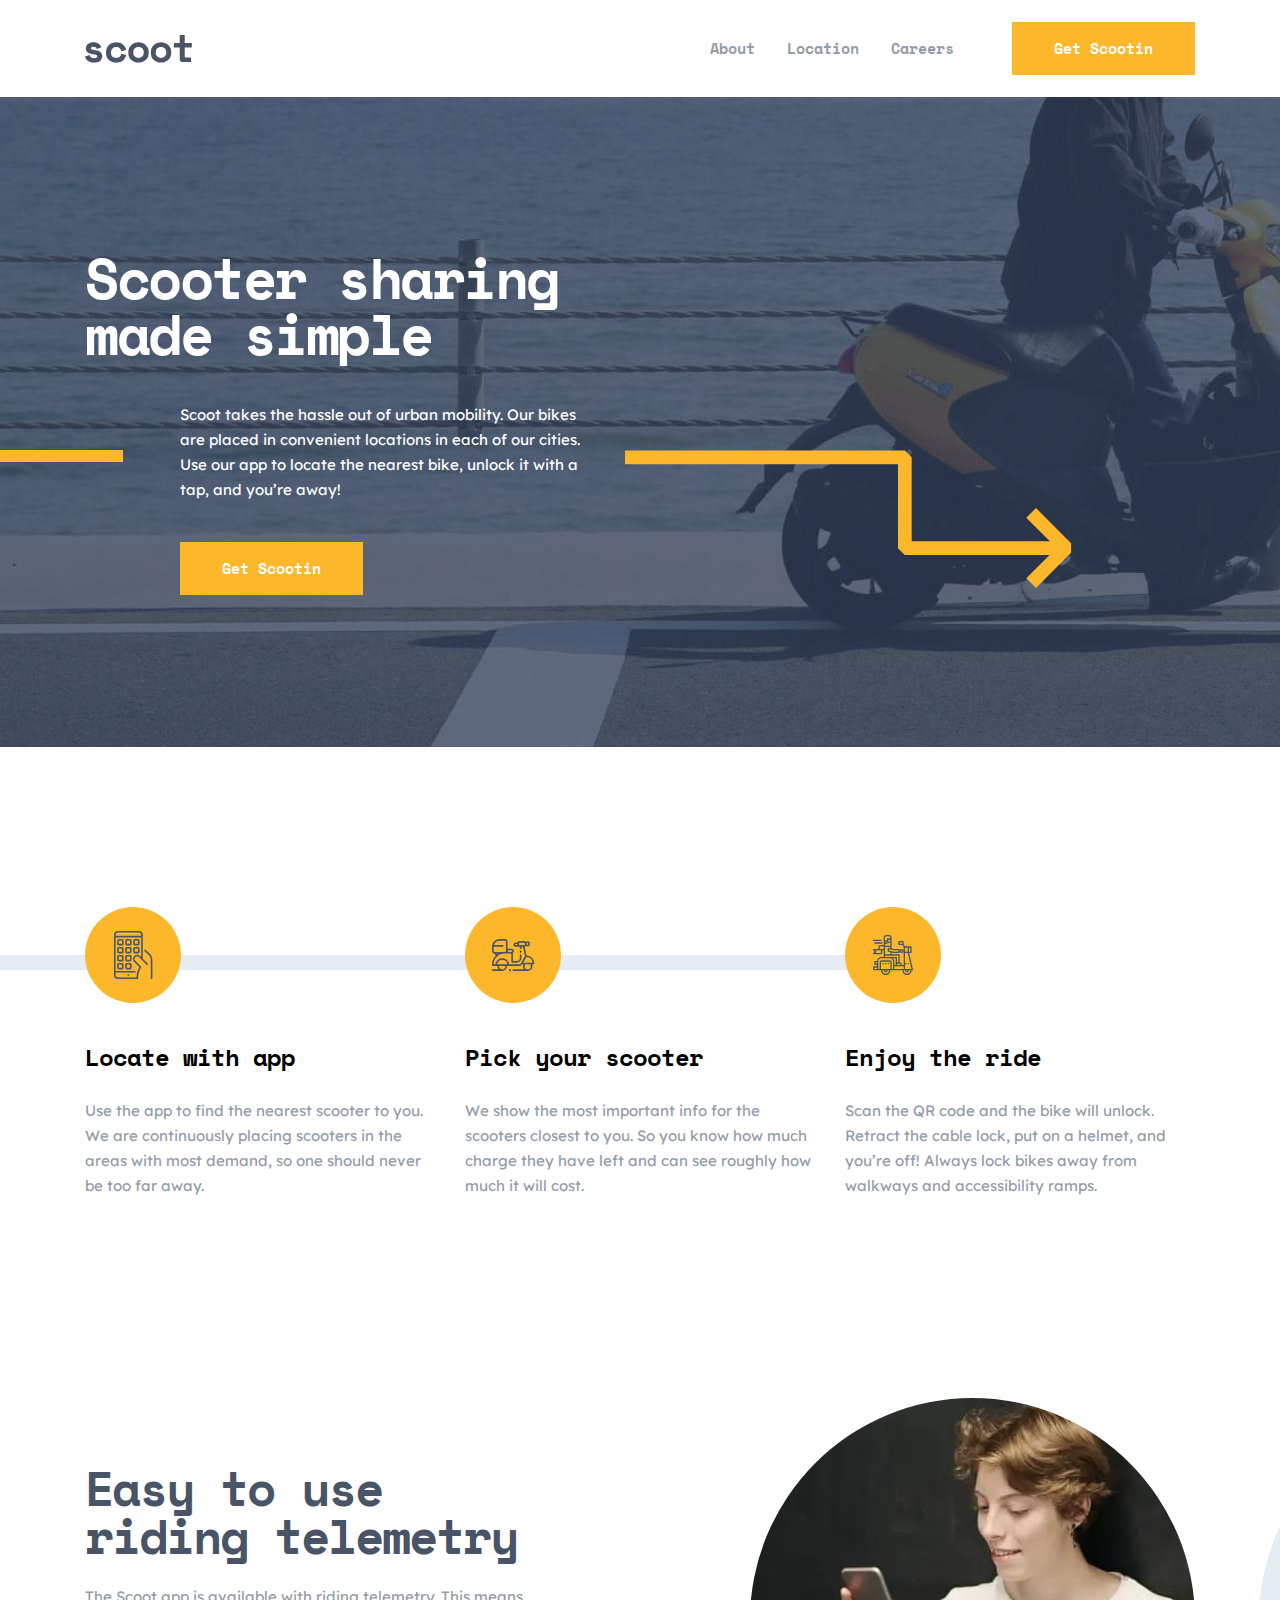
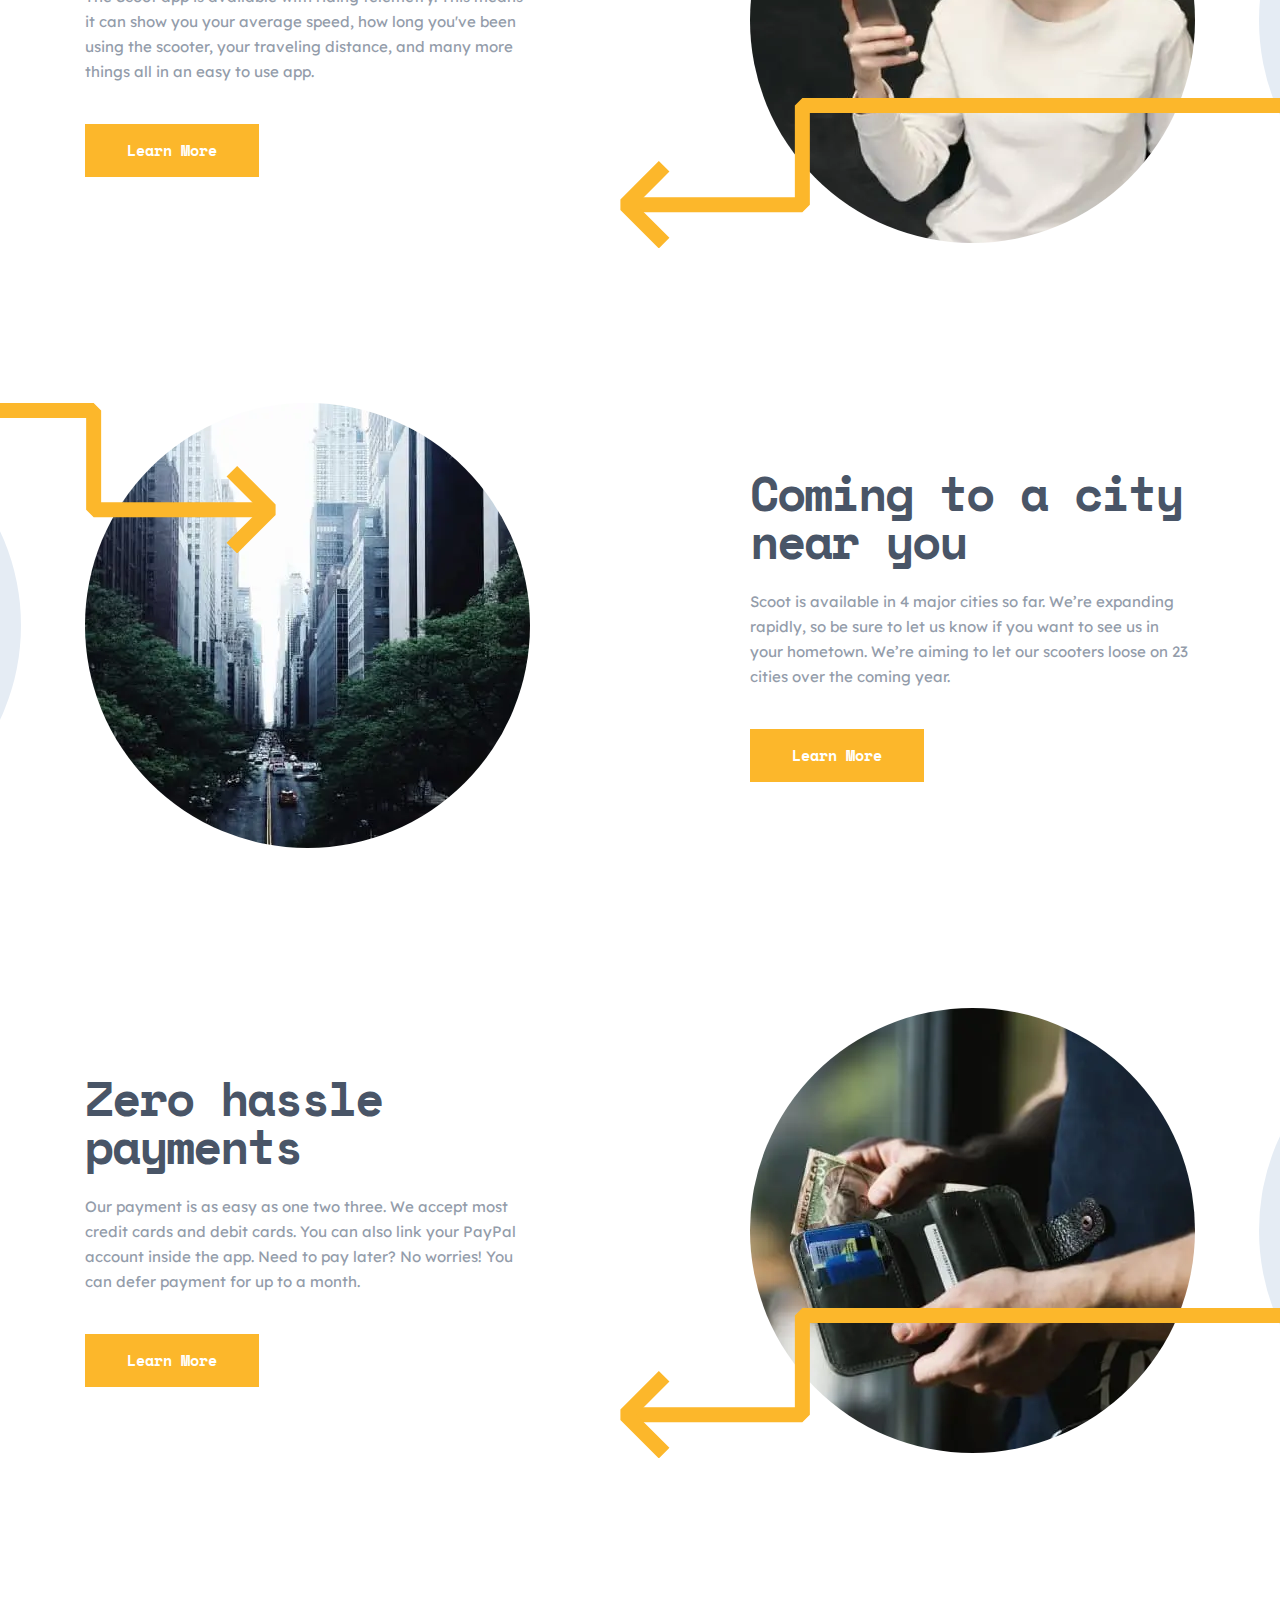
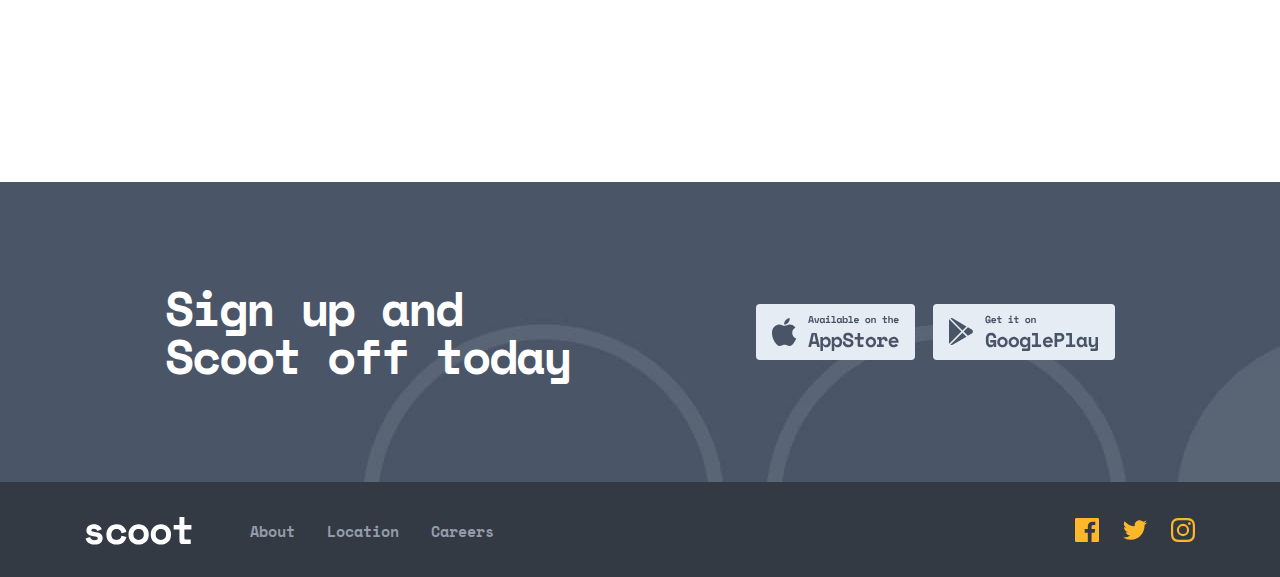
<file: index.html>
<!DOCTYPE html>
<html lang="en">

<head>
  <meta charset="UTF-8">
  <meta http-equiv="X-UA-Compatible" content="IE=edge">
  <meta name="viewport" content="width=device-width, initial-scale=1.0">
  <title>Scoot</title>

  <link rel="stylesheet" href="css/main.min.css">
</head>

<body>
  <h1 class="visually-hidden">Scoot website title</h1>
  <header class="header">
    <div class="container header__container">
      <button class="header__burger">
        <span class="header__burger-inner"></span>
      </button>
      <a class="header__logo-link" href="index.html">
        <img class="header__logo-img" src="img/logos/scoot-logo.svg" alt="scoot-logo" width="107" height="28">
      </a>
      <nav class="nav header__nav">
        <ul class="nav__list header__nav-list">
          <li class="nav__list-item header__list-item">
            <a class="nav__item-link header__item-link" href="about.html">About</a>
          </li>

          <li class="nav__list-item header__list-item">
            <a class="nav__item-link header__item-link" href="#">Location</a>
          </li>

          <li class="nav__list-item header__list-item">
            <a class="nav__item-link header__item-link" href="#">Careers</a>
          </li>
        </ul>
        
        <a class="main-button header__link" href="#">Get Scootin</a>
      </nav>
    </div>
  </header>

  <main class="main">
    <div class="intro">
      <div class="container intro__container">
        <div class="intro__content">
          <p class="intro__slogan">Scooter sharing made simple</p>
          <div class="intro__text-wrapper">
            <p class="intro__description">Scoot takes the hassle out of urban mobility. Our bikes are placed in
              convenient locations in each of our cities. Use our app to locate the nearest bike, unlock it with a tap,
              and you’re away!</p>
            <a class="main-button intro__button" href="#">Get Scootin</a>
          </div>
        </div>
      </div>
    </div>

    <section class="proccess">
      <div class="container proccess__container">
        <h2 class="visually-hidden">proccess section</h2>
        <ol class="proccess__list">
          <li class="proccess__list-item proccess__list-phone-tap">
            <div class="proccess__text-wrapper">
              <h3 class="proccess__item-title">Locate with app</h3>
              <p class="proccess__item-description">Use the app to find the nearest scooter to you. We are continuously
                placing scooters in the areas with most demand, so one should never be too far away. </p>
            </div>
          </li>

          <li class="proccess__list-item proccess__list-scooter">
            <div class="proccess__text-wrapper">
              <h3 class="proccess__item-title">Pick your scooter</h3>
              <p class="proccess__item-description">We show the most important info for the scooters closest to you. So
                you know how much charge they have left and can see roughly how much it will cost.</p>
            </div>
          </li>

          <li class="proccess__list-item proccess__list-delivery">
            <div class="proccess__text-wrapper">
              <h3 class="proccess__item-title">Enjoy the ride</h3>
              <p class="proccess__item-description">Scan the QR code and the bike will unlock. Retract the cable lock,
                put on a helmet, and you’re off! Always lock bikes away from walkways and accessibility ramps.</p>
            </div>
          </li>
        </ol>
      </div>
    </section>

    <section class="benefits">
      <h2 class="visually-hidden">Benefits title</h2>
      <div class="benefits__container container">
        <ul class="benefits__list">
          <li class="benefits__list-item benefits__list-item--right">
            <div class="benefits__item-wrapper">
              <h3 class="benefits__item-title">Easy to use riding telemetry</h3>
              <p class="benefits__item-descritpion">The Scoot app is available with riding telemetry. This means it can
                show you your average speed, how long you've been using the scooter, your traveling distance, and many
                more things all in an easy to use app.</p>
              <a class="main-button benefits__item-button" href="#">Learn More</a>
            </div>

            <picture>
              <source type="image/webp" class="benefits__item-picture"
                srcset="img/advantage-img@2x.webp 2x, img/advantage-img.webp 1x">
              <img class="benefits__item-picture" src="img/advantage-img.jpg" alt="benefits img"
                srcset="img/advantage-img@2x.jpg 2x, img/advantage-img.jpg" width="445" height="445">
            </picture>
          </li>

          <li class="benefits__list-item benefits__list-item--left">
            <div class="benefits__item-wrapper benefits__item-left-wrapper">
              <h3 class="benefits__item-title">Coming to a city near you</h3>
              <p class="benefits__item-descritpion">Scoot is available in 4 major cities so far. We’re expanding
                rapidly, so be sure to let us know if you want to see us in your hometown. We’re aiming to let our
                scooters loose on 23 cities over the coming year.</p>
              <a class="main-button benefits__item-button" href="#">Learn More</a>
            </div>

            <picture>
              <source type="image/webp" class="benefits__item-picture"
                srcset="img/advantage-city@2x.webp 2x, img/advantage-city.webp 1x">
              <img class="benefits__item-picture" src="img/advantage-city.jpg" alt="benefits img"
                srcset="img/advantage-city@2x.jpg 2x, img/advantage-city.jpg" width="445" height="445">
            </picture>
          </li>

          <li class="benefits__list-item benefits__list-item--right benefits__list-item--top">
            <div class="benefits__item-wrapper">
              <h3 class="benefits__item-title">Zero hassle payments</h3>
              <p class="benefits__item-descritpion">Our payment is as easy as one two three. We accept most credit cards
                and debit cards. You can also link your PayPal account inside the app. Need to pay later? No worries!
                You can defer payment for up to a month.</p>
              <a class="main-button benefits__item-button" href="#">Learn More</a>
            </div>

            <picture>
              <source type="image/webp" class="benefits__item-picture"
                srcset="img/person@2x.webp 2x, img/person.webp 1x">
              <img class="benefits__item-picture" src="img/person.jpg" alt="benefits img" srcset="img/person@2x.jpg 2x, img/person.jpg" width="445" height="445">
            </picture>
          </li>
        </ul>
      </div>
    </section>

    <div class="cta">
      <div class="cta__container container">
        <p class="cta__description">Sign up and Scoot off today</p>
        <div class="cta__link-wrapper">
          <a href="#">
            <img class="cta__app-store" src="img/icons/app-store.svg" alt="app store icon" width="159" height="56">
          </a>
          <a href="#">
            <img class="cta__google-play" src="img/icons/google-paly.svg" alt="play store icon" width="182" height="56">
          </a>
        </div>
      </div>
    </div>
  </main>

  <footer class="footer">
    <div class="footer__container container">
      <a href="#">
        <img class="footer__logo" src="img/logos/scoot-footer-logo.svg" alt="scoot footer logo" width="107" height="28">
      </a>
      <nav class="nav footer__nav">
        <ul class="nav__list">
          <li class="nav__list-item">
            <a class="nav__item-link" href="about.html">About</a>
          </li>

          <li class="nav__list-item">
            <a class="nav__item-link" href="#">Location</a>
          </li>

          <li class="nav__list-item">
            <a class="nav__item-link" href="#">Careers</a>
          </li>
        </ul>
      </nav>

      <div class="footer__links">
        <a class="footer__icon facebook__icon" href="#">
          <svg width="24" height="24" fill="none" xmlns="http://www.w3.org/2000/svg">
            <path
              d="M22.675 0H1.325C.593 0 0 .593 0 1.325v21.351C0 23.407.593 24 1.325 24H12.82v-9.294H9.692v-3.622h3.128V8.413c0-3.1 1.893-4.788 4.659-4.788 1.325 0 2.463.099 2.795.143v3.24l-1.918.001c-1.504 0-1.795.715-1.795 1.763v2.313h3.587l-.467 3.622h-3.12V24h6.116c.73 0 1.323-.593 1.323-1.325V1.325C24 .593 23.407 0 22.675 0Z"
              fill="currentColor" /></svg>
        </a>
        <!-- main button bg -->

        <a class="footer__icon twitter__icon" href="#">
          <svg width="24" height="20" fill="none" xmlns="http://www.w3.org/2000/svg">
            <path
              d="M24 2.557a9.83 9.83 0 0 1-2.828.775A4.932 4.932 0 0 0 23.337.608a9.864 9.864 0 0 1-3.127 1.195A4.916 4.916 0 0 0 16.616.248c-3.179 0-5.515 2.966-4.797 6.045A13.978 13.978 0 0 1 1.671 1.149a4.93 4.93 0 0 0 1.523 6.574 4.903 4.903 0 0 1-2.229-.616c-.054 2.281 1.581 4.415 3.949 4.89a4.935 4.935 0 0 1-2.224.084 4.928 4.928 0 0 0 4.6 3.419A9.9 9.9 0 0 1 0 17.54a13.94 13.94 0 0 0 7.548 2.212c9.142 0 14.307-7.721 13.995-14.646A10.025 10.025 0 0 0 24 2.557Z"
              fill="currentColor" /></svg>
        </a>
        <a class="footer__icon instagram__icon" href="#">
          <svg width="24" height="24" fill="none" xmlns="http://www.w3.org/2000/svg">
            <path fill-rule="evenodd" clip-rule="evenodd"
              d="M12 0C8.741 0 8.333.014 7.053.072 2.695.272.273 2.69.073 7.052.014 8.333 0 8.741 0 12c0 3.259.014 3.668.072 4.948.2 4.358 2.618 6.78 6.98 6.98C8.333 23.986 8.741 24 12 24c3.259 0 3.668-.014 4.948-.072 4.354-.2 6.782-2.618 6.979-6.98.059-1.28.073-1.689.073-4.948 0-3.259-.014-3.667-.072-4.947-.196-4.354-2.617-6.78-6.979-6.98C15.668.014 15.259 0 12 0Zm0 2.163c3.204 0 3.584.012 4.85.07 3.252.148 4.771 1.691 4.919 4.919.058 1.265.069 1.645.069 4.849 0 3.205-.012 3.584-.069 4.849-.149 3.225-1.664 4.771-4.919 4.919-1.266.058-1.644.07-4.85.07-3.204 0-3.584-.012-4.849-.07-3.26-.149-4.771-1.699-4.919-4.92-.058-1.265-.07-1.644-.07-4.849 0-3.204.013-3.583.07-4.849.149-3.227 1.664-4.771 4.919-4.919 1.266-.057 1.645-.069 4.849-.069ZM5.838 12a6.162 6.162 0 1 1 12.324 0 6.162 6.162 0 0 1-12.324 0ZM12 16a4 4 0 1 1 0-8 4 4 0 0 1 0 8Zm4.965-10.405a1.44 1.44 0 1 1 2.881.001 1.44 1.44 0 0 1-2.881-.001Z"
              fill="currentColor" /></svg>
        </a>
      </div>
    </div>
  </footer>

  <script src="js/main.js"></script>
</body>

</html>
</file>
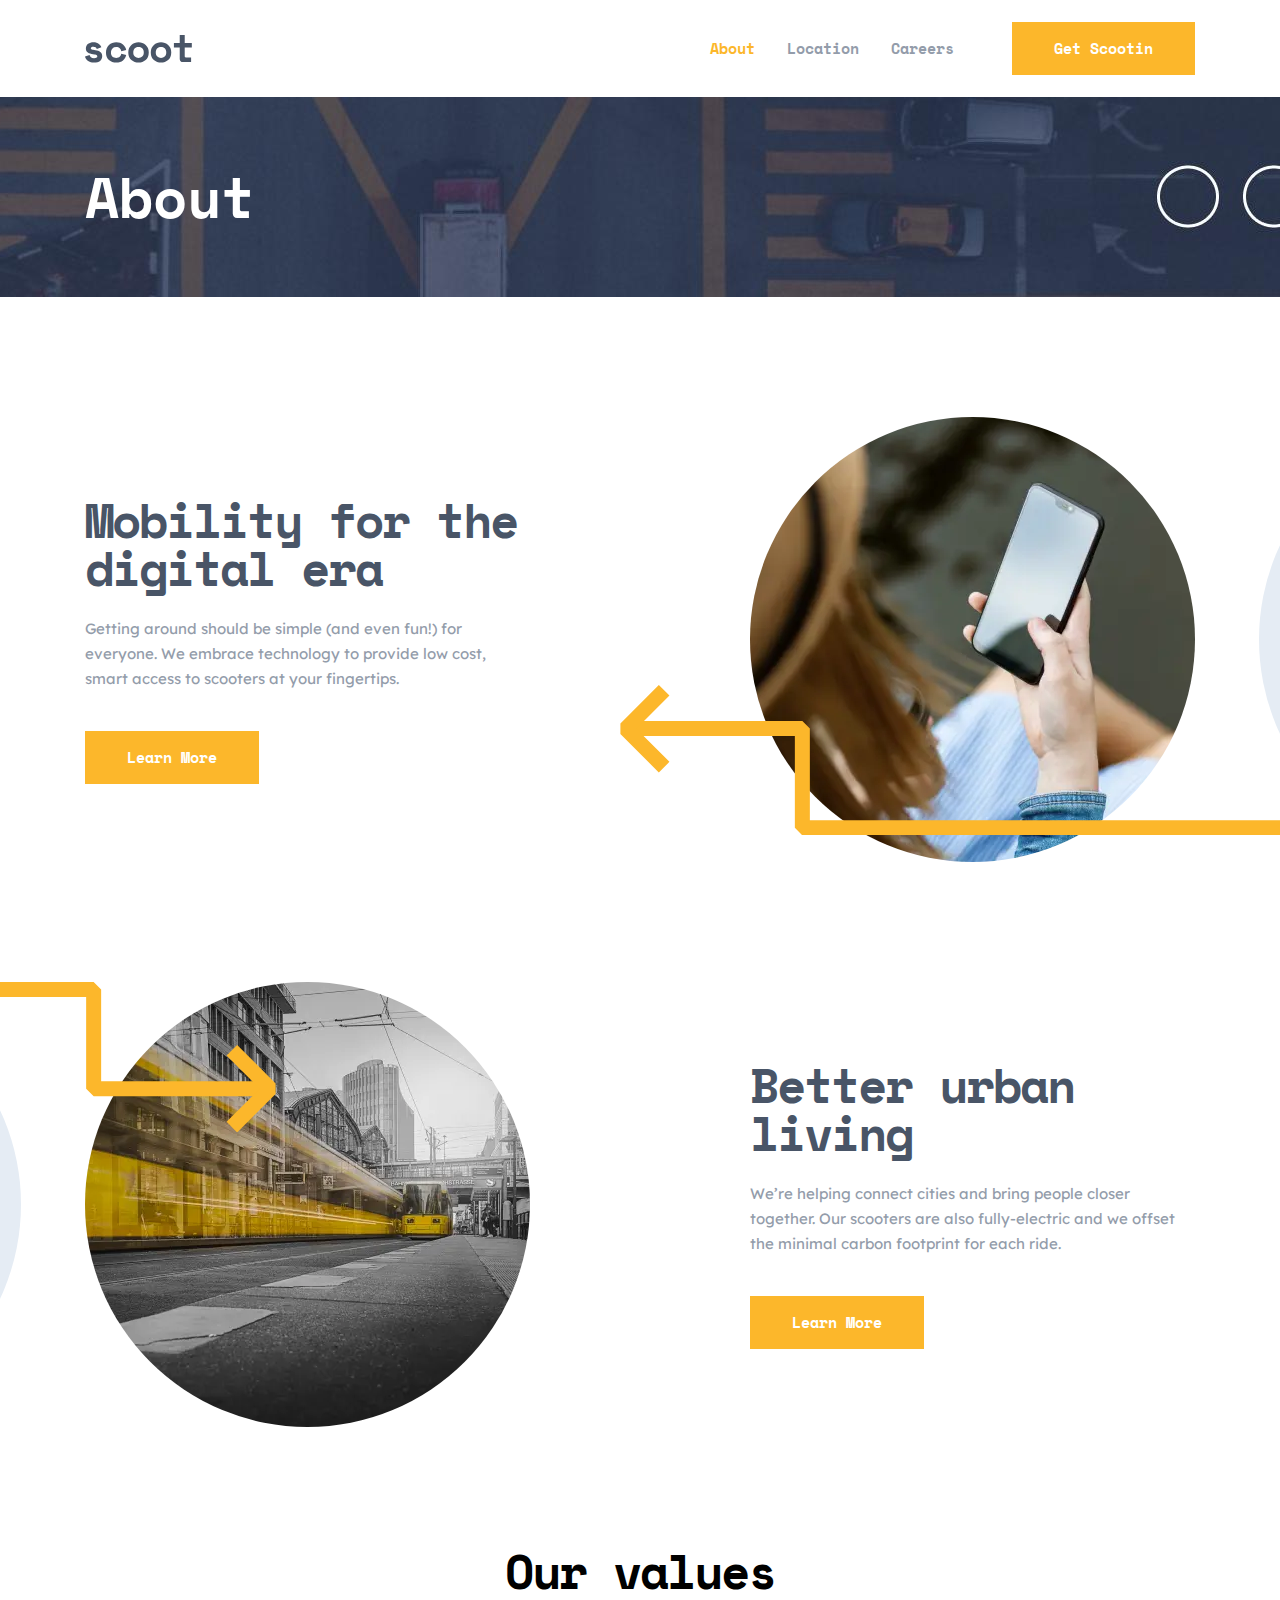
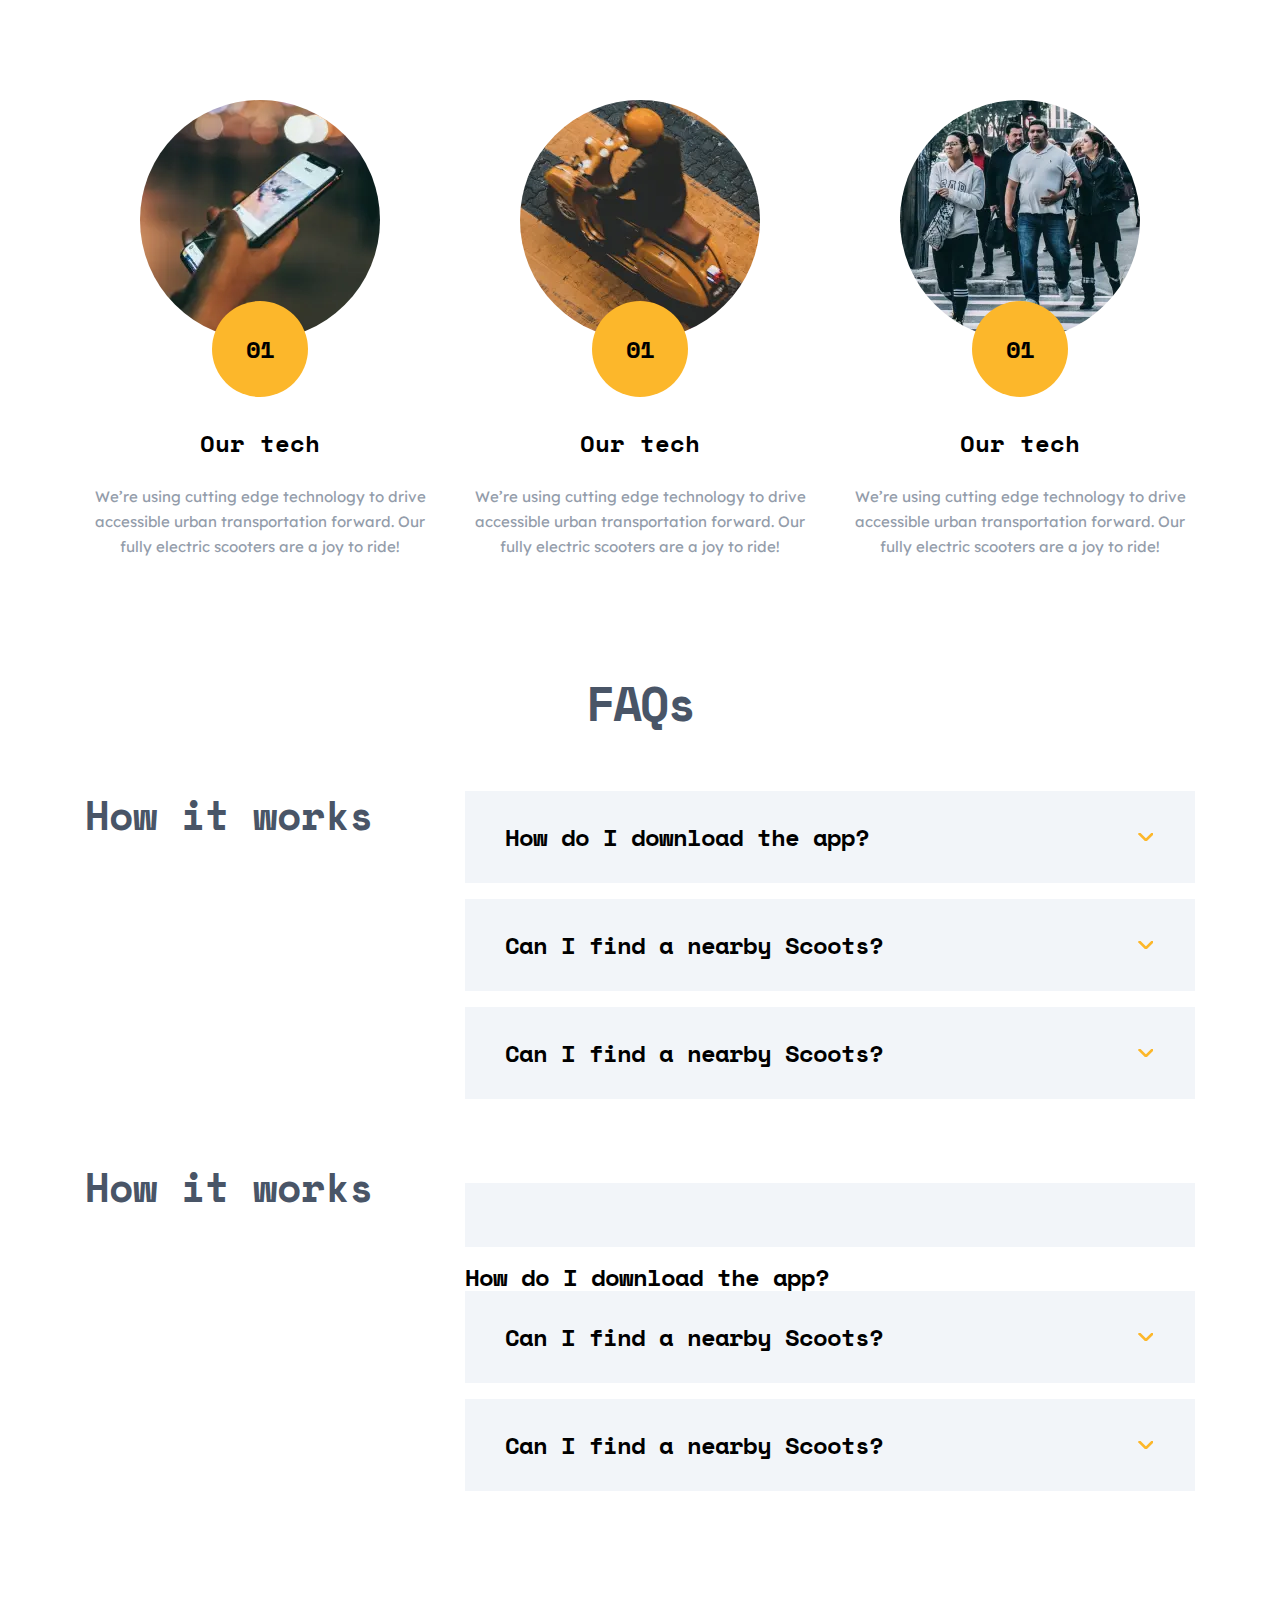
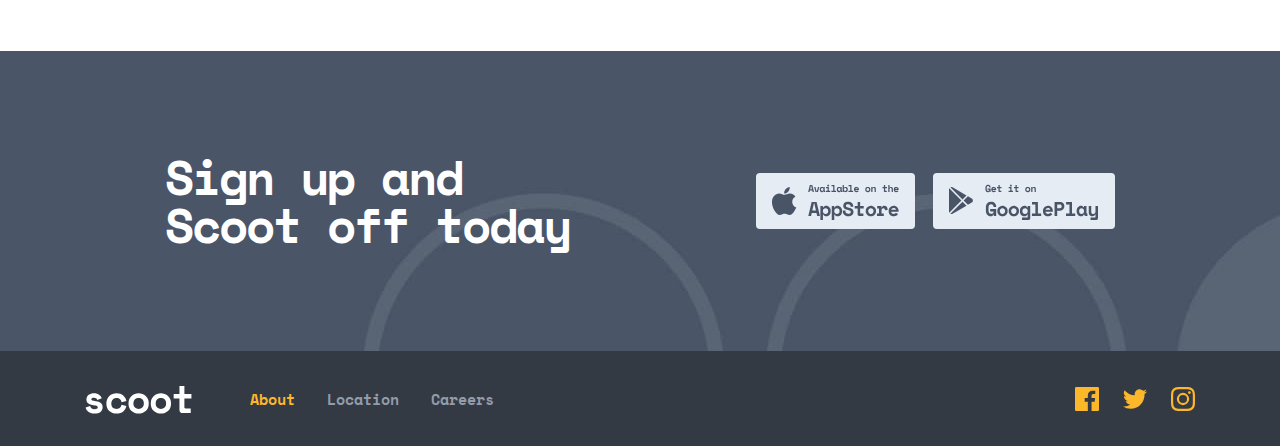
<file: about.html>
<!DOCTYPE html>
<html lang="en">

<head>
  <meta charset="UTF-8">
  <meta http-equiv="X-UA-Compatible" content="IE=edge">
  <meta name="viewport" content="width=device-width, initial-scale=1.0">
  <title>Scoot</title>

  <link rel="stylesheet" href="css/main.min.css">
</head>

<body>
  <header class="header">
    <div class="container header__container">
      <button class="header__burger">
        <span class="header__burger-inner"></span>
      </button>
      <a class="header__logo-link" href="index.html">
        <img class="header__logo-img" src="img/logos/scoot-logo.svg" alt="scoot-logo" width="107" height="28">
      </a>
      <nav class="nav header__nav">
        <ul class="nav__list header__nav-list">
          <li class="nav__list-item header__list-item">
            <a class="nav__item-link header__item-link nav__item-link--active" href="about.html">About</a>
          </li>

          <li class="nav__list-item header__list-item">
            <a class="nav__item-link header__item-link" href="#">Location</a>
          </li>

          <li class="nav__list-item header__list-item">
            <a class="nav__item-link header__item-link" href="#">Careers</a>
          </li>
        </ul>
        <a class="main-button header__link" href="#">Get Scootin</a>
      </nav>
    </div>
  </header>

  <main class="main">
    <div class="about-intro">
      <div class="container about-intro__container ">
        <div class="about-intro__content">
          <h2 class="about-intro__title">About</h2>
        </div>
      </div>
    </div>

    <section class="benefits about-benefits">
      <h2 class="visually-hidden">Benefits title</h2>
      <div class="about-benefits__container container">
        <ul class="benefits__list">
          <li
            class="about-benefits__list-item benefits__list-item benefits__list-item--right about-benefits__list-item--right">
            <div class="benefits__item-wrapper">
              <h3 class="benefits__item-title">Mobility for the digital era</h3>
              <p class="benefits__item-descritpion">Getting around should be simple (and even fun!) for everyone. We
                embrace technology to provide low cost, smart access to scooters at your fingertips.</p>
              <a class="main-button benefits__item-button" href="#">Learn More</a>
            </div>

            <picture>
              <source type="image/webp" class="benefits__item-picture"
                srcset="img/about-benefits-girl@2x.webp 2x, img/about-benefits-girl.webp 1x">
              <img class="benefits__item-picture" src="img/about-benefits-girl.jpg" alt="about benefits img"
                srcset="img/about-benefits-girl@2x.jpg 2x, img/about-benefits-girl.jpg" width="445" height="445">
            </picture>
          </li>

          <li
            class="about-benefits__list-item benefits__list-item benefits__list-item--left about-benefits__list-item--left">
            <div class="benefits__item-wrapper benefits__item-left-wrapper">
              <h3 class="benefits__item-title">Better urban living</h3>
              <p class="benefits__item-descritpion">We’re helping connect cities and bring people closer together. Our
                scooters are also fully-electric and we offset the minimal carbon footprint for each ride.</p>
              <a class="main-button benefits__item-button" href="#">Learn More</a>
            </div>

            <picture>
              <source type="image/webp" class="benefits__item-picture"
                srcset="img/about-benefits-road@2x.webp 2x, img/about-benefits-road.webp 1x">
              <img class="benefits__item-picture" src="img/about-benefits-road.jpg" alt="about benefits img"
                srcset="img/about-benefits-road@2x.jpg 2x, img/about-benefits-road.jpg" width="445" height="445">
            </picture>
          </li>
        </ul>
      </div>
    </section>

    <section class="our-values">
      <div class="our-values__container container">
        <h2 class="our-values__title">Our values</h2>
        <ol class="our-values__list">
          <li class="our-values__item">
            <picture>
              <source type="image/webp" class="our-values__img"
                srcset="img/our__values-phone2@.webp 2x, img/our__values-phone.webp 1x">
              <img class="our-values__img" src="img/our__values-phone.jpg" alt="our values phone img"
                srcset="img/our__values-phone2@.jpg 2x, img/our__values-phone.jpg" width="240" height="240">
            </picture>
            <span class="our-values__item-number">01</span>
            <h3 class="our-values__item-title">Our tech</h3>
            <p class="our-values__item-description">We’re using cutting edge technology to drive accessible urban
              transportation forward. Our fully electric scooters are a joy to ride!</p>
          </li>

          <li class="our-values__item">
            <picture>
              <source type="image/webp" class="our-values__img"
                srcset="img/our__values-delivery-2@.webp 2x, img/our__values-delivery.webp 1x">
              <img class="our-values__img" src="img/our__values-delivery.jpg" alt="our values delivery img"
                srcset="img/our__values-delivery-2@.jpg 2x, img/our__values-delivery.jpg" width="240" height="240">
            </picture>
            <span class="our-values__item-number">01</span>
            <h3 class="our-values__item-title">Our tech</h3>
            <p class="our-values__item-description">We’re using cutting edge technology to drive accessible urban
              transportation forward. Our fully electric scooters are a joy to ride!</p>
          </li>

          <li class="our-values__item">
            <picture>
              <source type="image/webp" class="our-values__img"
                srcset="img/our__values-crowd2@.webp 2x, img/our__values-crowd.webp 1x">
              <img class="our-values__img" src="img/our__values-crowd.jpg" alt="our values crowd img"
                srcset="img/our__values-crowd2@.jpg 2x, img/our__values-crowd.jpg" width="240" height="240">
            </picture>
            <span class="our-values__item-number">01</span>
            <h3 class="our-values__item-title">Our tech</h3>
            <p class="our-values__item-description">We’re using cutting edge technology to drive accessible urban
              transportation forward. Our fully electric scooters are a joy to ride!</p>
          </li>
        </ol>
      </div>
    </section>

    <section class="faqs">
      <div class="container faqs__container">
        <h2 class="faqs__title">FAQs</h2>
        <div class="faqs__box">
          <h3 class="faqs__box-heading">How it works</h3>
          <ul class="faqs__list">
            <li class="faqs__list-item-active faqs__list-item">
              <h4 class="faqs__item-title">How do I download the app?
                <button class="faqs__item-button-active"></button>
              </h4>
              <p class="faqs__item-toggle-text-active faqs__item-toggle-text">To download the Scoot app, you can search
                “Scoot” in both the App and Google Play stores. An even simpler way to do it would be to click the
                relevant link at the bottom of this page and you’ll be re-directed to the correct page.</p>
            </li>

            <li class="faqs__list-item">
              <h4 class="faqs__item-title">Can I find a nearby Scoots?
                <button class="faqs__item-button"></button>
              </h4>
              <p class="faqs__item-toggle-text">To download the Scoot app, you can search “Scoot” in both the App and
                Google Play stores. An even simpler way to do it would be to click the relevant link at the bottom of
                this page and you’ll be re-directed to the correct page.</p>
            </li>

            <li class="faqs__list-item">
              <h4 class="faqs__item-title">Can I find a nearby Scoots?
                <button class="faqs__item-button"></button>
              </h4>
              <p class="faqs__item-toggle-text">To download the Scoot app, you can search “Scoot” in both the App and
                Google Play stores. An even simpler way to do it would be to click the relevant link at the bottom of
                this page and you’ll be re-directed to the correct page.</p>
            </li>
          </ul>
        </div>

        <div class="faqs__box">
          <h3 class="faqs__box-heading">How it works</h3>
          <ul class="faqs__list">
            <h4 class="faqs__list-item">
              <h4 class="faqs__item-title">How do I download the app?
              <button class="faqs__item-button"></button></h4>
              <p class="faqs__item-toggle-text">To download the Scoot app, you can search “Scoot” in both the App and
                Google Play stores. An even simpler way to do it would be to click the relevant link at the bottom of
                this page and you’ll be re-directed to the correct page.</p>
            </li>

            <li class="faqs__list-item">
              <h4 class="faqs__item-title">Can I find a nearby Scoots?
                <button class="faqs__item-button"></button>
              </h4>
              <p class="faqs__item-toggle-text">To download the Scoot app, you can search “Scoot” in both the App and
                Google Play stores. An even simpler way to do it would be to click the relevant link at the bottom of
                this page and you’ll be re-directed to the correct page.</p>
            </li>

            <li class="faqs__list-item">
              <h4 class="faqs__item-title">Can I find a nearby Scoots?
                <button class="faqs__item-button"></button>
              </h4>
              <p class="faqs__item-toggle-text">To download the Scoot app, you can search “Scoot” in both the App and
                Google Play stores. An even simpler way to do it would be to click the relevant link at the
                bottom of this page and you’ll be re-directed to the correct page.</p>
            </li>
          </ul>
        </div>
      </div>
    </section>

    <div class="cta">
      <div class="cta__container container">
        <p class="cta__description">Sign up and Scoot off today</p>
        <div class="cta__link-wrapper">
          <a href="#">
            <img class="cta__app-store" src="img/icons/app-store.svg" alt="app store icon" width="159" height="56">
          </a>
          <a href="#">
            <img class="cta__google-play" src="img/icons/google-paly.svg" alt="play store icon" width="182" height="56">
          </a>
        </div>
      </div>
    </div>
  </main>

  <footer class="footer">
    <div class="footer__container container">
      <a href="#">
        <img class="footer__logo" src="img/logos/scoot-footer-logo.svg" alt="scoot footer logo" width="107" height="28">
      </a>
      <nav class="nav footer__nav">
        <ul class="nav__list">
          <li class="nav__list-item">
            <a class="nav__item-link nav__item-link--active" href="about.html">About</a>
          </li>

          <li class="nav__list-item">
            <a class="nav__item-link" href="#">Location</a>
          </li>

          <li class="nav__list-item">
            <a class="nav__item-link" href="#">Careers</a>
          </li>
        </ul>
      </nav>

      <div class="footer__links">
        <a class="footer__icon facebook__icon" href="#">
          <svg width="24" height="24" fill="none" xmlns="http://www.w3.org/2000/svg">
            <path
              d="M22.675 0H1.325C.593 0 0 .593 0 1.325v21.351C0 23.407.593 24 1.325 24H12.82v-9.294H9.692v-3.622h3.128V8.413c0-3.1 1.893-4.788 4.659-4.788 1.325 0 2.463.099 2.795.143v3.24l-1.918.001c-1.504 0-1.795.715-1.795 1.763v2.313h3.587l-.467 3.622h-3.12V24h6.116c.73 0 1.323-.593 1.323-1.325V1.325C24 .593 23.407 0 22.675 0Z"
              fill="currentColor" /></svg>
        </a>

        <a class="footer__icon twitter__icon" href="#">
          <svg width="24" height="20" fill="none" xmlns="http://www.w3.org/2000/svg">
            <path
              d="M24 2.557a9.83 9.83 0 0 1-2.828.775A4.932 4.932 0 0 0 23.337.608a9.864 9.864 0 0 1-3.127 1.195A4.916 4.916 0 0 0 16.616.248c-3.179 0-5.515 2.966-4.797 6.045A13.978 13.978 0 0 1 1.671 1.149a4.93 4.93 0 0 0 1.523 6.574 4.903 4.903 0 0 1-2.229-.616c-.054 2.281 1.581 4.415 3.949 4.89a4.935 4.935 0 0 1-2.224.084 4.928 4.928 0 0 0 4.6 3.419A9.9 9.9 0 0 1 0 17.54a13.94 13.94 0 0 0 7.548 2.212c9.142 0 14.307-7.721 13.995-14.646A10.025 10.025 0 0 0 24 2.557Z"
              fill="currentColor" /></svg>
        </a>
        <a class="footer__icon instagram__icon" href="#">
          <svg width="24" height="24" fill="none" xmlns="http://www.w3.org/2000/svg">
            <path fill-rule="evenodd" clip-rule="evenodd"
              d="M12 0C8.741 0 8.333.014 7.053.072 2.695.272.273 2.69.073 7.052.014 8.333 0 8.741 0 12c0 3.259.014 3.668.072 4.948.2 4.358 2.618 6.78 6.98 6.98C8.333 23.986 8.741 24 12 24c3.259 0 3.668-.014 4.948-.072 4.354-.2 6.782-2.618 6.979-6.98.059-1.28.073-1.689.073-4.948 0-3.259-.014-3.667-.072-4.947-.196-4.354-2.617-6.78-6.979-6.98C15.668.014 15.259 0 12 0Zm0 2.163c3.204 0 3.584.012 4.85.07 3.252.148 4.771 1.691 4.919 4.919.058 1.265.069 1.645.069 4.849 0 3.205-.012 3.584-.069 4.849-.149 3.225-1.664 4.771-4.919 4.919-1.266.058-1.644.07-4.85.07-3.204 0-3.584-.012-4.849-.07-3.26-.149-4.771-1.699-4.919-4.92-.058-1.265-.07-1.644-.07-4.849 0-3.204.013-3.583.07-4.849.149-3.227 1.664-4.771 4.919-4.919 1.266-.057 1.645-.069 4.849-.069ZM5.838 12a6.162 6.162 0 1 1 12.324 0 6.162 6.162 0 0 1-12.324 0ZM12 16a4 4 0 1 1 0-8 4 4 0 0 1 0 8Zm4.965-10.405a1.44 1.44 0 1 1 2.881.001 1.44 1.44 0 0 1-2.881-.001Z"
              fill="currentColor" /></svg>
        </a>
      </div>
    </div>
  </footer>

  <script src="js/main.js"></script>
</body>

</html>
</file>
<file: css/main.min.css>
*,
::after,
::before {
  -webkit-box-sizing: border-box;
  box-sizing: border-box
}

body {
  margin: 0;
  padding: 0;
  font-family: "Space Mono", Arial, sans-serif;
  font-size: 15px;
  font-weight: 400;
  line-height: 25px;
  margin-top: 97px
}

ol,
ul {
  list-style: none
}

img {
  display: block
}

a {
  display: inline-block;
  text-decoration: none;
  line-height: 1
}

@media only screen and (max-width:729px) {
  body {
    margin-top: 64px
  }
}

@font-face {
  font-family: 'Lexend Deca';
  font-style: normal;
  font-weight: 400;
  src: url("../fonts/lexend-deca-v15-latin-regular.woff") format("woff2"), url("../fonts/lexend-deca-v15-latin-regular.woff") format("woff")
}

@font-face {
  font-family: 'Space Mono';
  font-style: normal;
  font-weight: 700;
  src: url("../fonts/space-mono-v10-latin-700.woff2") format("woff2"), url("../fonts/space-mono-v10-latin-700.woff") format("woff")
}

.container {
  max-width: 1150px;
  margin: 0 auto;
  padding: 0 20px
}

@-webkit-keyframes toggle-navbar {
  0% {
    -webkit-transform: translateX(-100%);
    transform: translateX(-100%)
  }

  25% {
    -webkit-transform: translate(-75%);
    transform: translate(-75%)
  }

  50% {
    -webkit-transform: translateX(-50%);
    transform: translateX(-50%)
  }

  75% {
    -webkit-transform: translateX(-25%);
    transform: translateX(-25%)
  }

  100% {
    -webkit-transform: translateX(0);
    transform: translateX(0)
  }
}

@keyframes toggle-navbar {
  0% {
    -webkit-transform: translateX(-100%);
    transform: translateX(-100%)
  }

  25% {
    -webkit-transform: translate(-75%);
    transform: translate(-75%)
  }

  50% {
    -webkit-transform: translateX(-50%);
    transform: translateX(-50%)
  }

  75% {
    -webkit-transform: translateX(-25%);
    transform: translateX(-25%)
  }

  100% {
    -webkit-transform: translateX(0);
    transform: translateX(0)
  }
}

@-webkit-keyframes toggle-background {
  0% {
    -webkit-transform: translateX(-100%);
    transform: translateX(-100%)
  }

  25% {
    -webkit-transform: translate(-75%);
    transform: translate(-75%)
  }

  50% {
    -webkit-transform: translateX(-50%);
    transform: translateX(-50%)
  }

  75% {
    -webkit-transform: translateX(-25%);
    transform: translateX(-25%)
  }

  100% {
    -webkit-transform: translateX(0);
    transform: translateX(0)
  }
}

@keyframes toggle-background {
  0% {
    -webkit-transform: translateX(-100%);
    transform: translateX(-100%)
  }

  25% {
    -webkit-transform: translate(-75%);
    transform: translate(-75%)
  }

  50% {
    -webkit-transform: translateX(-50%);
    transform: translateX(-50%)
  }

  75% {
    -webkit-transform: translateX(-25%);
    transform: translateX(-25%)
  }

  100% {
    -webkit-transform: translateX(0);
    transform: translateX(0)
  }
}

@-webkit-keyframes header-closing {
  0% {
    -webkit-transform: translateX(0);
    transform: translateX(0)
  }

  100% {
    -webkit-transform: translateX(-100%);
    transform: translateX(-100%)
  }
}

@keyframes header-closing {
  0% {
    -webkit-transform: translateX(0);
    transform: translateX(0)
  }

  100% {
    -webkit-transform: translateX(-100%);
    transform: translateX(-100%)
  }
}

.header {
  width: 100%;
  position: fixed;
  z-index: 1;
  background-color: #fff;
  top: 0;
  left: 0
}

.header__container {
  display: -webkit-box;
  display: -ms-flexbox;
  display: flex;
  -webkit-box-align: center;
  -ms-flex-align: center;
  align-items: center;
  -webkit-box-pack: center;
  -ms-flex-pack: center;
  justify-content: center;
  -webkit-box-pack: justify;
  -ms-flex-pack: justify;
  justify-content: space-between;
  padding: 22px 20px
}

.header__nav {
  display: -webkit-box;
  display: -ms-flexbox;
  display: flex;
  -webkit-box-align: center;
  -ms-flex-align: center;
  align-items: center;
  -webkit-box-pack: center;
  -ms-flex-pack: center;
  justify-content: center
}

.header__link {
  margin-left: 58px
}

.header__burger {
  margin: 0;
  padding: 0;
  display: none;
  width: 20px;
  height: 16px;
  position: absolute;
  left: 32px;
  border: none;
  background-color: #fff;
  cursor: pointer
}

.header__burger-inner,
.header__burger::after,
.header__burger::before {
  width: 100%;
  height: 4px;
  display: block;
  background-color: #fcb72b
}

.header__burger::after,
.header__burger::before {
  content: ""
}

.header__burger--opened {
  -webkit-box-align: center;
  -ms-flex-align: center;
  align-items: center
}

.header__burger--opened .header__burger-inner {
  display: none
}

.header__burger--opened::after,
.header__burger--opened::before {
  width: 16px;
  position: absolute;
  left: 50%;
  top: 50%
}

.header__burger--opened::after {
  -webkit-transform: translate(-50%, -50%) rotate(45deg);
  transform: translate(-50%, -50%) rotate(45deg)
}

.header__burger--opened::before {
  -webkit-transform: translate(-50%, -50%) rotate(-45deg);
  transform: translate(-50%, -50%) rotate(-45deg)
}

@media only screen and (max-width:1150px) {
  .header__container {
    max-width: 728px
  }
}

@media only screen and (max-width:729px) {
  .header__container {
    max-width: 350px;
    padding: 22px 32px;
    -webkit-box-pack: center;
    -ms-flex-pack: center;
    justify-content: center
  }

  .header__logo-img {
    width: 75px;
    height: 20px
  }

  .header__nav {
    display: none;
    -webkit-animation: toggle-background .5s linear;
    animation: toggle-background .5s linear
  }

  .header__nav--opened {
    display: -webkit-box;
    display: -ms-flexbox;
    display: flex;
    -webkit-box-align: center;
    -ms-flex-align: center;
    align-items: center;
    -webkit-box-pack: center;
    -ms-flex-pack: center;
    justify-content: center;
    margin: 0;
    padding: 0;
    -webkit-box-align: start;
    -ms-flex-align: start;
    align-items: flex-start;
    -webkit-box-pack: start;
    -ms-flex-pack: start;
    justify-content: flex-start;
    height: calc(100vh - 64px);
    width: 100%;
    background-color: rgba(47, 59, 89, .75);
    position: absolute;
    top: 100%;
    left: 0;
    z-index: 1
  }

  .header__nav--opened::after {
    content: "";
    width: 256px;
    height: calc(100vh - 64px);
    position: absolute;
    top: 0;
    left: 0;
    background-color: #333a44;
    -webkit-animation: toggle-navbar .5s linear;
    animation: toggle-navbar .5s linear
  }

  .header__nav--opened .header__nav-list {
    margin: 0;
    padding: 0;
    display: -webkit-box;
    display: -ms-flexbox;
    display: flex;
    -webkit-box-align: center;
    -ms-flex-align: center;
    align-items: center;
    -webkit-box-pack: center;
    -ms-flex-pack: center;
    justify-content: center;
    -webkit-box-orient: vertical;
    -webkit-box-direction: normal;
    -ms-flex-direction: column;
    flex-direction: column;
    -webkit-box-align: start;
    -ms-flex-align: start;
    align-items: flex-start;
    padding: 64px 135px 0 32px;
    z-index: 1
  }

  .header__nav--opened .nav__list-item {
    margin: 0;
    padding: 0;
    margin-bottom: 24px
  }

  .header__nav--opened .nav__list-item:last-child {
    margin-bottom: 0
  }

  .header__nav--opened .header__link--active {
    color: #fcb72b
  }

  .header__nav--closing {
    -webkit-animation: header-closing .5s linear;
    animation: header-closing .5s linear
  }

  .header__burger {
    display: -webkit-box;
    display: -ms-flexbox;
    display: flex;
    -webkit-box-align: center;
    -ms-flex-align: center;
    align-items: center;
    -webkit-box-pack: center;
    -ms-flex-pack: center;
    justify-content: center;
    -ms-flex-wrap: wrap;
    flex-wrap: wrap
  }

  .header__link {
    display: none;
    height: 53;
    width: 192px
  }

  .header__link--opened {
    margin-left: 0;
    position: absolute;
    bottom: 24px;
    left: 32px;
    display: inline-block;
    letter-spacing: -2px
  }
}

.nav__list {
  display: -webkit-box;
  display: -ms-flexbox;
  display: flex;
  -webkit-box-align: center;
  -ms-flex-align: center;
  align-items: center;
  -webkit-box-pack: center;
  -ms-flex-pack: center;
  justify-content: center;
  margin: 0;
  padding: 0
}

.nav__list-item {
  margin-right: 32px
}

.nav__list-item:last-child {
  margin-right: 0
}

.nav__item-link {
  color: #939caa
}

.nav__item-link:hover {
  color: #fcb72b;
  -webkit-transition: .2s ease all;
  transition: .2s ease all
}

.nav__item-link--active {
  color: #fcb72b
}

@media only screen and (max-width:729px) {
  .nav__item-link {
    font-size: 18px;
    color: #e5ecf4
  }

  .nav__item-link--active {
    color: #fcb72b
  }
}

.visually-hidden {
  clip: rect(0 0 0 0);
  -webkit-clip-path: inset(50%);
  clip-path: inset(50%);
  height: 1px;
  overflow: hidden;
  position: absolute;
  white-space: nowrap;
  width: 1px
}

.main-button {
  padding: 11px 39px;
  color: #fff;
  background-color: #fcb72b;
  border: 3px solid transparent;
  line-height: 25px;
  -webkit-transition: .5s ease all;
  transition: .5s ease all;
  z-index: 1
}

.main-button:hover {
  color: #fcb72b;
  background-color: transparent;
  border: 3px solid #fcb72b
}

.intro {
  margin: 0 auto;
  padding: 153px 0 152px;
  position: relative;
  background: url(../../img/intro-bg-img.jpg);
  background-repeat: no-repeat;
  background-size: cover
}

@media only screen and (-webkit-min-device-pixel-ratio:2),
only screen and (min--moz-device-pixel-ratio:2),
only screen and (min-device-pixel-ratio:2),
only screen and (min-resolution:192dpi),
only screen and (min-resolution:2dppx) {
  .intro {
    background-image: url("../img/intro-bg-retina-img.jpg")
  }
}

.intro__slogan {
  margin: 0;
  padding: 0;
  font-family: "Space Mono", Arial, sans-serif;
  font-size: 56px;
  font-weight: 700;
  line-height: 1;
  letter-spacing: -2.5px;
  margin-bottom: 40px;
  max-width: 500px;
  color: #fff
}

.intro__text-wrapper {
  max-width: 405px;
  margin-left: 95px;
  color: #fff;
  position: relative
}

.intro__text-wrapper::before {
  background-repeat: no-repeat;
  background-size: cover;
  background-position: center center;
  content: "";
  width: 202px;
  height: 12px;
  display: inline-block;
  position: absolute;
  top: 48px;
  right: calc(100% + 57px);
  background-image: url(../../img/icons/suffix-arrow.svg)
}

.intro__text-wrapper::after {
  background-repeat: no-repeat;
  background-size: cover;
  background-position: center center;
  content: "";
  width: 447px;
  height: 138px;
  display: inline-block;
  position: absolute;
  top: 48px;
  left: calc(100% + 40px);
  background-image: url(../../img/icons/right-sight-arrow.svg);
  background-position: center right
}

.intro__description {
  margin: 0;
  padding: 0;
  font-family: "Lexend Deca", Arial, sans-serif;
  font-size: 15px;
  font-weight: 400;
  line-height: 25px;
  margin-bottom: 40px
}

@media only screen and (max-width:1150px) {
  .intro {
    margin: 0;
    padding: 0;
    padding: 137px 0 217px;
    background-image: url(../../img/intro-tablet-bg-img.jpg)
  }
}

@media only screen and (max-width:1150px) and (-webkit-min-device-pixel-ratio:2),
only screen and (max-width:1150px) and (min--moz-device-pixel-ratio:2),
only screen and (max-width:1150px) and (min-device-pixel-ratio:2),
only screen and (max-width:1150px) and (min-resolution:192dpi),
only screen and (max-width:1150px) and (min-resolution:2dppx) {
  .intro {
    background-image: url("../img/intro-tablet-retina-img.jpg")
  }
}

@media only screen and (max-width:1150px) {
  .intro__container {
    max-width: 613px
  }

  .intro__container::before {
    background-repeat: no-repeat;
    background-size: cover;
    background-position: center center;
    content: "";
    width: 447px;
    height: 138px;
    display: inline-block;
    position: absolute;
    left: -127px;
    bottom: 39px;
    background-image: url(../../img/icons/right-sight-arrow.svg);
    background-position: center right
  }

  .intro__content {
    max-width: 573px;
    margin: 0 auto;
    text-align: center
  }

  .intro__slogan {
    max-width: 573px;
    margin-bottom: 24px
  }

  .intro__description {
    max-width: 573px;
    margin-bottom: 32px
  }

  .intro__text-wrapper {
    max-width: 573px;
    margin: 0 auto
  }

  .intro__text-wrapper::after,
  .intro__text-wrapper::before {
    display: none
  }
}

@media only screen and (max-width:729px) {
  .intro {
    margin: 0;
    padding: 0;
    padding: 115px 0 179px;
    background-image: url(../../img/intro-mobile-bg-img.jpg)
  }
}

@media only screen and (max-width:729px) and (-webkit-min-device-pixel-ratio:2),
only screen and (max-width:729px) and (min--moz-device-pixel-ratio:2),
only screen and (max-width:729px) and (min-device-pixel-ratio:2),
only screen and (max-width:729px) and (min-resolution:192dpi),
only screen and (max-width:729px) and (min-resolution:2dppx) {
  .intro {
    background-image: url("../img/intro-retina-mobile-img.jpg")
  }
}

@media only screen and (max-width:729px) {
  .intro__container {
    max-width: 351px;
    text-align: center
  }

  .intro__container::before {
    left: -312px
  }

  .intro__slogan {
    font-family: "Space Mono", Arial, sans-serif;
    font-size: 40px;
    font-weight: 700;
    line-height: 1;
    margin-bottom: 24px
  }
}

.about-intro {
  background-repeat: no-repeat;
  background-size: cover;
  background-position: center center;
  margin: 0 auto;
  background-image: url(../../img/about-intro-bg-img.jpg)
}

.about-intro__container {
  padding: 72px 20px
}

.about-intro__title {
  margin: 0;
  padding: 0;
  font-family: "Space Mono", Arial, sans-serif;
  font-size: 56px;
  font-weight: 700;
  line-height: 56px;
  color: #fff
}

@media only screen and (max-width:1150px) {
  .about-intro {
    background-image: url(../../img/about-intro-tablet-bg-img.jpg)
  }

  .about-intro__container {
    max-width: 729px;
    padding: 72px 97px
  }
}

@media only screen and (max-width:729px) {
  .about-intro {
    background-image: url(../../img/about-intro-mobile-bg-img.jpg)
  }

  .about-intro__container {
    padding: 72px 32px;
    text-align: center
  }
}

.proccess__container {
  padding: 160px 20px 200px
}

.proccess__list {
  margin: 0;
  padding: 0;
  display: -webkit-box;
  display: -ms-flexbox;
  display: flex;
  -webkit-box-align: center;
  -ms-flex-align: center;
  align-items: center;
  -webkit-box-pack: center;
  -ms-flex-pack: center;
  justify-content: center;
  -webkit-box-pack: justify;
  -ms-flex-pack: justify;
  justify-content: space-between;
  position: relative
}

.proccess__list::before {
  content: "";
  display: -webkit-box;
  display: -ms-flexbox;
  display: flex;
  width: 974px;
  height: 15px;
  background-color: #e5ecf4;
  position: absolute;
  top: calc(96px / 2);
  right: 300px;
  z-index: -1
}

.proccess__list-phone-tap::before {
  background-image: url(../../img/icons/phone-tap.svg)
}

.proccess__list-scooter::before {
  background-image: url(../../img/icons/scooter.svg)
}

.proccess__list-delivery::before {
  background-image: url(../../img/icons/enjoy-ride.svg)
}

.proccess__list-item {
  margin: 0;
  padding: 0;
  max-width: 350px
}

.proccess__list-item::before {
  content: "";
  width: 96px;
  height: 96px;
  display: block;
  margin-bottom: 40px;
  background-color: #fcb72b;
  border-radius: 50%;
  background-repeat: no-repeat;
  background-position: center center
}

.proccess__item-title {
  margin: 0;
  padding: 0;
  font-family: "Space Mono", Arial, sans-serif;
  font-size: 24px;
  font-weight: 700;
  line-height: 28px;
  letter-spacing: -1px;
  margin-bottom: 27px
}

.proccess__item-description {
  margin: 0;
  padding: 0;
  font-family: "Lexend Deca", Arial, sans-serif;
  font-size: 15px;
  font-weight: 400;
  line-height: 25px;
  color: #939caa
}

@media only screen and (max-width:1150px) {
  .proccess__container {
    max-width: 613px;
    padding-top: 122px;
    padding-bottom: 145px
  }

  .proccess__list {
    -webkit-box-orient: vertical;
    -webkit-box-direction: normal;
    -ms-flex-direction: column;
    flex-direction: column
  }

  .proccess__list::before {
    -webkit-transform: rotate(90deg);
    transform: rotate(90deg);
    position: absolute;
    top: -96px;
    right: calc((96px / 2) - (15px / 2))
  }

  .proccess__list-item {
    display: -webkit-box;
    display: -ms-flexbox;
    display: flex;
    -webkit-box-align: center;
    -ms-flex-align: center;
    align-items: center;
    -webkit-box-pack: center;
    -ms-flex-pack: center;
    justify-content: center;
    max-width: 573px;
    margin-bottom: 40px
  }

  .proccess__list-item::before {
    margin-bottom: 0
  }

  .proccess__text-wrapper {
    max-width: 398px;
    margin-left: 79px
  }
}

@media only screen and (max-width:729px) {
  .proccess__container {
    max-width: 350px;
    padding: 120px 20px
  }

  .proccess__list-item {
    -webkit-box-orient: vertical;
    -webkit-box-direction: normal;
    -ms-flex-direction: column;
    flex-direction: column;
    -webkit-box-align: center;
    -ms-flex-align: center;
    align-items: center;
    margin-bottom: 48px
  }

  .proccess__list::before {
    display: none
  }

  .proccess__item-title {
    font-size: 20px
  }

  .proccess__text-wrapper {
    margin: 0;
    padding: 0;
    margin-top: 24px;
    text-align: center
  }
}

.benefits {
  overflow-x: hidden
}

.benefits__container {
  padding-bottom: 329px
}

.benefits__list {
  margin: 0;
  padding: 0
}

.benefits__list-item {
  display: -webkit-box;
  display: -ms-flexbox;
  display: flex;
  -webkit-box-align: center;
  -ms-flex-align: center;
  align-items: center;
  -webkit-box-pack: center;
  -ms-flex-pack: center;
  justify-content: center;
  margin-bottom: 160px;
  position: relative
}

.benefits__list-item--right::before {
  content: "";
  width: 445px;
  height: 445px;
  position: absolute;
  right: -509px;
  top: 0;
  display: inline-block;
  background-color: #e5ecf4;
  border-radius: 50%
}

.benefits__list-item--right::after {
  content: "";
  width: 740px;
  height: 150px;
  position: absolute;
  right: -165px;
  top: 300px;
  background: url(../../img/icons/left-sight-arrow.svg) no-repeat center center
}

.benefits__list-item--left::before {
  content: "";
  width: 445px;
  height: 445px;
  position: absolute;
  left: -509px;
  top: 0;
  display: inline-block;
  background-color: #e5ecf4;
  border-radius: 50%
}

.benefits__list-item--left::after {
  content: "";
  width: 740px;
  height: 150px;
  position: absolute;
  left: -549px;
  top: 0;
  background: url(../../img/icons/right-sight-arrow.svg) no-repeat center center
}

.benefits__list-item:last-child {
  margin-bottom: 0
}

.benefits__list-item-picture {
  width: 445px;
  height: 445px
}

.benefits__list-item:nth-child(2n) {
  -webkit-box-orient: horizontal;
  -webkit-box-direction: reverse;
  -ms-flex-direction: row-reverse;
  flex-direction: row-reverse;
  -webkit-box-pack: justify;
  -ms-flex-pack: justify;
  justify-content: space-between
}

.benefits__item-wrapper {
  max-width: 445px;
  margin-right: auto
}

.benefits__item-left-wrapper {
  margin-right: 0
}

.benefits__item-title {
  margin: 0;
  padding: 0;
  font-family: "Space Mono", Arial, sans-serif;
  font-size: 48px;
  font-weight: 700;
  line-height: 48px;
  margin-bottom: 24px;
  letter-spacing: -2px;
  color: #495567
}

.benefits__item-descritpion {
  margin: 0;
  padding: 0;
  font-family: "Lexend Deca", Arial, sans-serif;
  font-size: 15px;
  font-weight: 400;
  line-height: 25px;
  margin-bottom: 40px;
  color: #939caa
}

.benefits__item-picture {
  border-radius: 50%
}

@media only screen and (max-width:1150px) {
  .benefits {
    overflow-x: hidden
  }

  .benefits__container {
    max-width: 728px;
    padding-bottom: 104px
  }

  .benefits__list-item {
    -webkit-box-orient: vertical;
    -webkit-box-direction: reverse;
    -ms-flex-direction: column-reverse;
    flex-direction: column-reverse;
    text-align: center;
    margin-bottom: 128px
  }

  .benefits__list-item--right::before {
    right: calc(-60px - 350px)
  }

  .benefits__list-item--right::after {
    left: 0
  }

  .benefits__list-item--top::after {
    width: 735px;
    height: 138px;
    background-size: contain;
    background-position: left center;
    top: 85px;
    left: calc(100px + 256px)
  }

  .benefits__list-item--left::before {
    left: calc(-60px - 350px)
  }

  .benefits__list-item--left::after {
    left: calc(-385px - 60px)
  }

  .benefits__list-item:nth-child(2n) {
    margin-bottom: 128px;
    -webkit-box-orient: vertical;
    -webkit-box-direction: reverse;
    -ms-flex-direction: column-reverse;
    flex-direction: column-reverse
  }

  .benefits__item-wrapper {
    max-width: 573px;
    margin: 0 auto;
    margin-top: 64px
  }

  .benefits__item-title {
    margin-bottom: 40px
  }

  .benefits__item-description {
    margin-bottom: 40px
  }
}

@media only screen and (max-width:729px) {
  .benefits {
    overflow: hidden
  }

  .benefits__container {
    max-width: 350px
  }

  .benefits__item-picture {
    width: 311px;
    height: 311px
  }

  .benefits__item-descritpion,
  .benefits__item-title {
    margin-bottom: 32px
  }

  .benefits__list-item {
    margin: 0 auto 120px
  }

  .benefits__list-item--left::before,
  .benefits__list-item--right::before,
  .benefits__list-item--top::before {
    display: none
  }

  .benefits__list-item--right::after {
    top: 173px
  }

  .benefits__list-item--left::after {
    left: calc(-740px + 262px - 20px)
  }

  .benefits__list-item--top::after {
    top: 0;
    left: 130px
  }
}

.cta {
  background-color: #495567
}

.cta__container {
  display: -webkit-box;
  display: -ms-flexbox;
  display: flex;
  -webkit-box-align: center;
  -ms-flex-align: center;
  align-items: center;
  -webkit-box-pack: center;
  -ms-flex-pack: center;
  justify-content: center;
  background-repeat: no-repeat;
  background-size: cover;
  background-position: center center;
  -webkit-box-sizing: content-box;
  box-sizing: content-box;
  max-width: 1110px;
  padding: 102px 165px;
  -webkit-box-pack: justify;
  -ms-flex-pack: justify;
  justify-content: space-between;
  background: url(../../img/cta-bg-img.jpg);
  background-repeat: no-repeat;
  background-size: cover;
  background-position: center center;
}

@media only screen and (-webkit-min-device-pixel-ratio:2),
only screen and (min--moz-device-pixel-ratio:2),
only screen and (min-device-pixel-ratio:2),
only screen and (min-resolution:192dpi),
only screen and (min-resolution:2dppx) {
  .cta__container {
    background-image: url("../img/cta-bg-img2@.jpg")
  }
}

.cta__description {
  font-family: "Space Mono", Arial, sans-serif;
  font-size: 48px;
  font-weight: 700;
  line-height: 48px;
  margin: 0;
  padding: 0;
  letter-spacing: -2px;
  max-width: 415px;
  color: #fff
}

.cta__link-wrapper {
  display: -webkit-box;
  display: -ms-flexbox;
  display: flex;
  -webkit-box-align: center;
  -ms-flex-align: center;
  align-items: center;
  -webkit-box-pack: center;
  -ms-flex-pack: center;
  justify-content: center;
  width: 359px;
  -webkit-box-pack: justify;
  -ms-flex-pack: justify;
  justify-content: space-between
}

@media only screen and (max-width:1150px) {
  .cta__container {
    margin: 0;
    padding: 0;
    -webkit-box-sizing: border-box;
    box-sizing: border-box;
    max-width: 768px;
    margin: 0 auto;
    padding: 88px 0;
    -webkit-box-orient: vertical;
    -webkit-box-direction: normal;
    -ms-flex-direction: column;
    flex-direction: column;
    text-align: center;
    background: url(../../img/cta-bg-tablet-img.jpg);
    background-repeat: no-repeat;
    background-size: cover;
    background-position: center center
  }
}

@media only screen and (max-width:1150px) and (-webkit-min-device-pixel-ratio:2),
only screen and (max-width:1150px) and (min--moz-device-pixel-ratio:2),
only screen and (max-width:1150px) and (min-device-pixel-ratio:2),
only screen and (max-width:1150px) and (min-resolution:192dpi),
only screen and (max-width:1150px) and (min-resolution:2dppx) {
  .cta__container {
    background-image: url("../img/cta-bg-tablet-img2@.jpg")
  }
}

@media only screen and (max-width:1150px) {
  .cta__link-wrapper {
    max-width: 256px;
    margin: 0 auto;
    margin-top: 40px
  }

  .cta__app-store {
    width: 113px;
    height: 40px
  }

  .cta__google-play {
    width: 130px;
    height: 40px
  }
}

@media only screen and (max-width:729px) {
  .cta__container {
    margin: 0;
    padding: 0;
    margin: 0 auto;
    padding: 88px 0;
    max-width: 351px;
    background: url(../../img/cta-bg-mobile-img.jpg);
    background-repeat: no-repeat;
    background-size: cover;
    background-position: center center;
  }
}

@media only screen and (max-width:729px) and (-webkit-min-device-pixel-ratio:2),
only screen and (max-width:729px) and (min--moz-device-pixel-ratio:2),
only screen and (max-width:729px) and (min-device-pixel-ratio:2),
only screen and (max-width:729px) and (min-resolution:192dpi),
only screen and (max-width:729px) and (min-resolution:2dppx) {
  .cta__container {
    background-image: url("../img/cta-bg-mobile-img2@.jpg")
  }
}

@media only screen and (max-width:729px) {
  .cta__description {
    font-family: "Space Mono", Arial, sans-serif;
    font-size: 32px;
    font-weight: 700;
    line-height: 32px
  }
}

.footer {
  background-color: #333a44
}

.footer__container {
  display: -webkit-box;
  display: -ms-flexbox;
  display: flex;
  -webkit-box-align: center;
  -ms-flex-align: center;
  align-items: center;
  -webkit-box-pack: center;
  -ms-flex-pack: center;
  justify-content: center;
  padding: 35px 20px 32px;
  -webkit-box-pack: justify;
  -ms-flex-pack: justify;
  justify-content: space-between
}

.footer__nav {
  margin-right: auto;
  margin-left: 58px
}

.footer__links {
  display: -webkit-box;
  display: -ms-flexbox;
  display: flex;
  -webkit-box-align: center;
  -ms-flex-align: center;
  align-items: center;
  -webkit-box-pack: center;
  -ms-flex-pack: center;
  justify-content: center;
  width: 120px;
  -webkit-box-pack: justify;
  -ms-flex-pack: justify;
  justify-content: space-between
}

.footer__icon {
  color: #fcb72b;
  -webkit-transition: .5s ease all;
  transition: .5s ease all
}

.footer__icon:hover {
  color: #fff
}

@media only screen and (max-width:1150px) {
  .footer__container {
    max-width: 728px
  }
}

@media only screen and (max-width:729px) {
  .footer__container {
    max-width: 350px;
    padding: 64px 20px 88px;
    -webkit-box-orient: vertical;
    -webkit-box-direction: normal;
    -ms-flex-direction: column;
    flex-direction: column
  }

  .footer__logo {
    margin-bottom: 41px
  }

  .footer__nav {
    margin: 0 auto
  }

  .footer__nav .nav__list-item {
    margin: 0;
    padding: 0;
    margin-bottom: 16px
  }

  .footer__nav .nav__list-item:last-child {
    margin-bottom: 0
  }

  .footer__nav .nav__list {
    -webkit-box-orient: vertical;
    -webkit-box-direction: normal;
    -ms-flex-direction: column;
    flex-direction: column;
    margin-bottom: 85px
  }
}

.faqs__container {
  padding: 120px 20px 160px
}

.faqs__title {
  margin: 0;
  padding: 0;
  font-family: "Space Mono", Arial, sans-serif;
  font-size: 48px;
  font-weight: 700;
  line-height: 48px;
  margin-bottom: 64px;
  color: #495567;
  letter-spacing: -2px;
  text-align: center
}

.faqs__box {
  display: -webkit-box;
  display: -ms-flexbox;
  display: flex;
  -webkit-box-align: center;
  -ms-flex-align: center;
  align-items: center;
  -webkit-box-pack: center;
  -ms-flex-pack: center;
  justify-content: center;
  margin-bottom: 64px;
  -webkit-box-pack: justify;
  -ms-flex-pack: justify;
  justify-content: space-between;
  -webkit-box-align: start;
  -ms-flex-align: start;
  align-items: flex-start
}

.faqs__box:last-child {
  margin-bottom: 0
}

.faqs__box-heading {
  margin: 0;
  padding: 0;
  font-family: "Space Mono", Arial, sans-serif;
  font-size: 40px;
  font-weight: 700;
  line-height: 48px;
  color: #495567
}

.faqs__list {
  margin: 0;
  padding: 0
}

.faqs__list-item {
  width: 730px;
  margin-bottom: 16px;
  padding: 32px 40px;
  background-color: #f2f5f9;
  position: relative;
  -webkit-transition: .5s ease all;
  transition: .5s ease all;
  cursor: pointer
}

.faqs__list-item:last-child {
  margin-bottom: 0
}

.faqs__list-item:hover {
  background-color: #fff4df
}

.faqs__item-title {
  margin: 0;
  padding: 0;
  font-family: "Space Mono", Arial, sans-serif;
  font-size: 24px;
  font-weight: 700;
  line-height: 28px;
  letter-spacing: -1px
}

.faqs__item-toggle-text {
  margin: 0;
  padding: 0;
  font-family: "Lexend Deca", Arial, sans-serif;
  font-size: 15px;
  font-weight: 400;
  line-height: 25px;
  display: none;
  margin-top: 24px;
  color: #495567
}

.faqs__item--opened {
  display: -webkit-box;
  display: -ms-flexbox;
  display: flex
}

.faqs__item-button {
  margin: 0;
  padding: 0;
  background-repeat: no-repeat;
  background-size: cover;
  background-position: center center;
  width: 16px;
  height: 8px;
  border: none;
  background-image: url(../../img/icons/arrow-bottom.svg);
  background-color: transparent;
  position: absolute;
  top: 42px;
  right: 42px;
  cursor: pointer
}

.faqs__item-button-active {
  margin: 0;
  padding: 0;
  background-repeat: no-repeat;
  background-size: cover;
  background-position: center center;
  width: 16px;
  height: 8px;
  border: none;
  background-image: url(../../img/icons/arrow-bottom.svg);
  background-color: transparent;
  position: absolute;
  top: 42px;
  right: 42px;
  cursor: pointer
}

.faqs__item-button-active--opening {
  background-image: url(../../img/icons/arrow-top.svg)
}

@media only screen and (max-width:1150px) {
  .faqs__container {
    max-width: 729px;
    margin: 0 auto;
    padding: 120px 20px
  }

  .faqs__box {
    -webkit-box-orient: vertical;
    -webkit-box-direction: normal;
    -ms-flex-direction: column;
    flex-direction: column
  }

  .faqs__box-heading {
    margin: 0 auto;
    margin-bottom: 32px
  }

  .faqs__list-item {
    width: 689px;
    margin-bottom: 24px
  }

  .faqs__list-item:last-child {
    margin-bottom: 0
  }
}

@media only screen and (max-width:729px) {
  .faqs__container {
    max-width: 350px
  }

  .faqs__box {
    margin-bottom: 48px
  }

  .faqs__list-item {
    width: 311px
  }

  .faqs__item-title {
    font-family: "Space Mono", Arial, sans-serif;
    font-size: 18px;
    font-weight: 700;
    line-height: 24px;
    letter-spacing: -1px;
    margin-right: 32px
  }
}

.about-benefits__container {
  padding: 120px 20px
}

.about-benefits__list-item {
  margin-bottom: 120px
}

.about-benefits__list-item:last-child {
  margin-bottom: 0
}

.about-benefits__list-item--right::after {
  background-image: url(../../img/icons/about-benefits__arrow-left.svg);
  top: 268px
}

@media only screen and (max-width:1150px) {
  .about-benefits__container {
    max-width: 728px
  }
}

@media only screen and (max-width:729px) {
  .about-benefits__container {
    max-width: 350px
  }

  .about-benefits__list-item--right::after {
    top: 133px
  }

  .about-benefits__list-item--left::after {
    left: calc(-740px + 311px)
  }
}

.our-values__title {
  margin: 0;
  padding: 0;
  font-family: "Space Mono", Arial, sans-serif;
  font-size: 48px;
  font-weight: 700;
  line-height: 48px;
  margin-bottom: 105px;
  letter-spacing: -2px;
  text-align: center
}

.our-values__list {
  margin: 0;
  padding: 0;
  display: -webkit-box;
  display: -ms-flexbox;
  display: flex;
  -webkit-box-align: center;
  -ms-flex-align: center;
  align-items: center;
  -webkit-box-pack: center;
  -ms-flex-pack: center;
  justify-content: center;
  max-width: 1110px;
  -webkit-box-pack: justify;
  -ms-flex-pack: justify;
  justify-content: space-between;
  text-align: center
}

.our-values__item {
  max-width: 350px
}

.our-values__item-title {
  margin: 0;
  padding: 0;
  font-family: "Space Mono", Arial, sans-serif;
  font-size: 24px;
  font-weight: 700;
  line-height: 28px;
  margin-top: 32px
}

.our-values__item-description {
  margin: 0;
  padding: 0;
  font-family: "Lexend Deca", Arial, sans-serif;
  font-size: 15px;
  font-weight: 400;
  line-height: 25px;
  margin-top: 27px;
  color: #939caa
}

.our-values__img {
  margin: 0;
  padding: 0;
  width: 240px;
  height: 240px;
  margin: 0 auto;
  border-radius: 50%
}

.our-values__item-number {
  font-family: "Space Mono", Arial, sans-serif;
  font-size: 24px;
  font-weight: 700;
  line-height: 28px;
  letter-spacing: -1px;
  width: 96px;
  height: 96px;
  margin-top: -40px;
  display: inline-block;
  background-color: #fcb72b;
  border-radius: 50%;
  padding: 34px
}

@media only screen and (max-width:1150px) {
  .our-values__cotnaienr {
    max-width: 728px
  }

  .our-values__title {
    margin-bottom: 105px
  }

  .our-values__list {
    -webkit-box-orient: vertical;
    -webkit-box-direction: normal;
    -ms-flex-direction: column;
    flex-direction: column
  }

  .our-values__item {
    max-width: 457px;
    margin: 0 auto;
    margin-bottom: 55px
  }

  .our-values__item:last-child {
    margin-bottom: 0
  }
}

@media only screen and (max-width:729px) {
  .our-values__container {
    max-width: 350px
  }

  .our-values__title {
    font-family: "Space Mono", Arial, sans-serif;
    font-size: 32px;
    font-weight: 700;
    line-height: 32px;
    margin-bottom: 46px
  }

  .our-values__item-title {
    margin-top: 16px
  }
}
</file>
